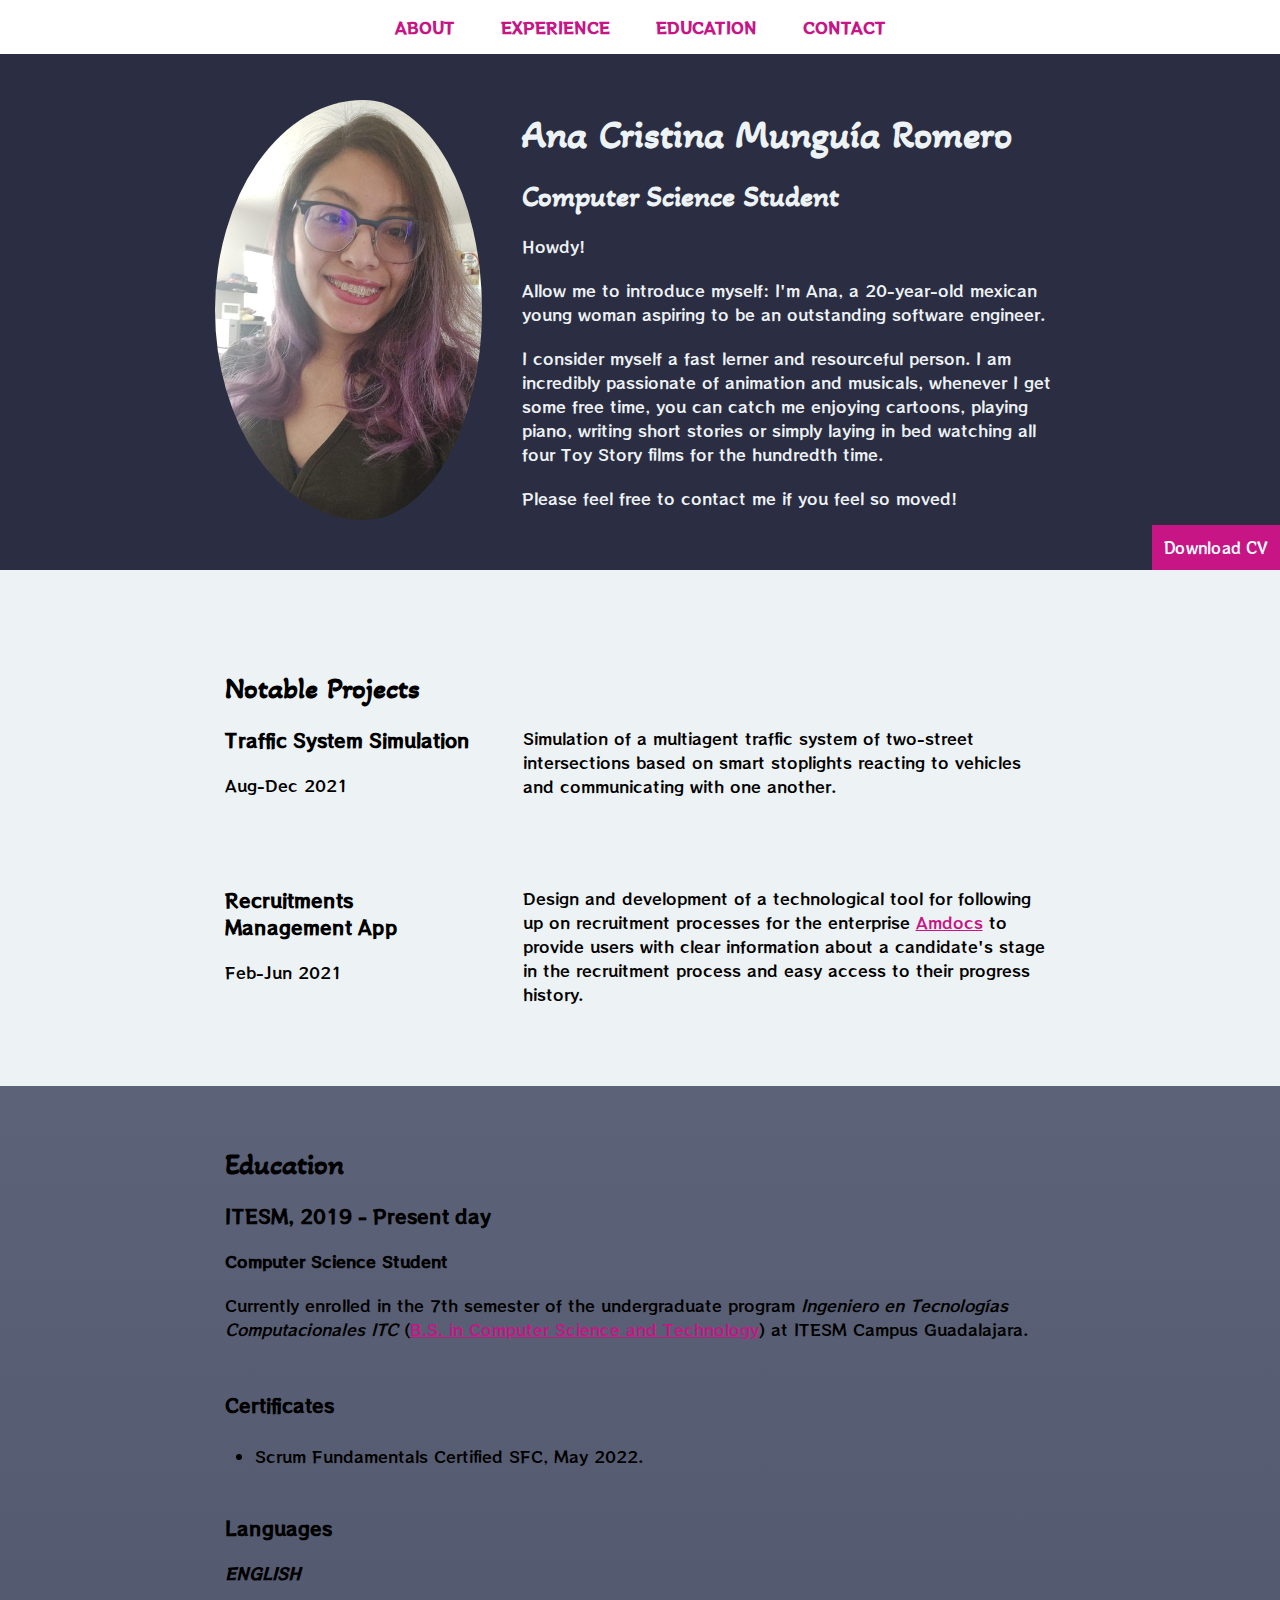
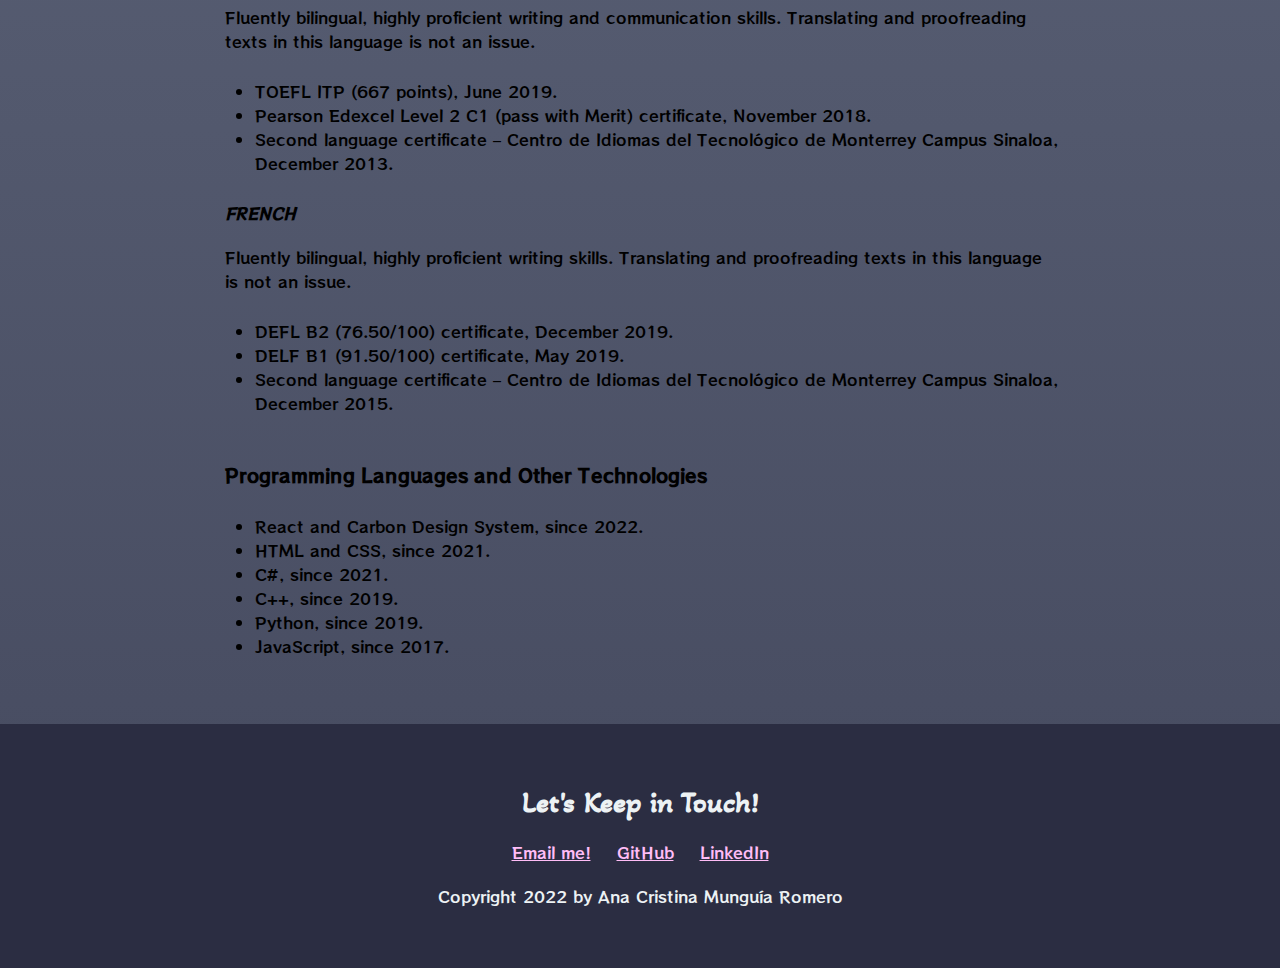
<file: index.html>
<!DOCTYPE html>
<html lang="en">
<script src="scripts/button_func.js"></script>
<head>
    <meta charset="UTF-8">
    <meta name="viewport" content="width=device-width, initial-scale=1.0">
    <title>Ana Cristina Munguía Romero | Resume</title>
    <link rel="stylesheet" href="css/styles.css">
    <link rel="preconnect" href="https://fonts.gstatic.com">
    <link href="https://fonts.googleapis.com/css2?family=RocknRoll+One&display=swap" rel="stylesheet">
    <link rel="preconnect" href="https://fonts.gstatic.com">
    <link href="https://fonts.googleapis.com/css2?family=Akaya+Telivigala&display=swap" rel="stylesheet">
</head>
<body>
    <!-- // Intro -->
    <header id="about">
        <nav>
            <a href="#about">About</a>
            <a href="#work">Experience</a>
            <a href="#education">Education</a>
            <a href="#contact">Contact</a>
        </nav>
        <div class="content-wrap header">
        <img src="images/profile_pic.jpeg" alt="Ana Cristina Munguía Romero" class="profile-img column-narrow">
        <div class="column-wide">
        <h1>Ana Cristina Munguía Romero</h1>
        <h2>Computer Science Student</h2>
        <p>Howdy!</p>
        <p>Allow me to introduce myself: I'm Ana, a 20-year-old mexican young woman aspiring to be an outstanding software engineer.</p>
        <p>I consider myself a fast lerner and resourceful person. I am incredibly passionate of animation and musicals, whenever I get some free time, you can catch me enjoying cartoons, playing piano, writing short stories or simply laying in bed watching all four Toy Story films for the hundredth time.</p>
        <p>Please feel free to contact me if you feel so moved!</p>
        </div>
        <button class="button download" onClick="downloadFile('assets/CV_AnaCristinaMungu%C3%ADaRomero_200822.pdf', 'AnaCristinaCV.pdf')">Download CV</button></div>
    </header>    
    
    <main>
        <!-- // Work Experience -->
        <section class="work" id="work">
            <div class="content-wrap">
            <h2>Notable Projects</h2>

            <!-- Job Details: copy this whole block to add more jobs -->
            <div class="column-narrow">
            <h3>Traffic System Simulation</h3>
            <p>Aug-Dec 2021</p>
            </div>
                
            <div class="column-wide job-description">
            <p>Simulation of a multiagent traffic system of two-street intersections based on smart stoplights reacting to vehicles and communicating with one another.</p>
            </div>
            
            <div class="column-narrow">
            <h3>Recruitments Management App</h3>
            <p>Feb-Jun 2021</p>
            </div>
                
            <div class="column-wide job-description">
            <p>Design and development of a technological tool for following up on recruitment processes for the enterprise <a href="https://www.amdocs.com/" target="_blank">Amdocs</a> to provide users with clear information about a candidate's stage in the recruitment process and easy access to their progress history.</p>
            </div>
            <!-- end of Job Details block. -->
            </div>   
        </section>


        <!-- // Education -->
        <section class="education" id="education">
            <div class="content-wrap">
            <h2>Education</h2>

            <!-- School details: copy this whole block to add more schools. -->
            <h3>ITESM, 2019 - Present day</h3>
            <p><b>Computer Science Student</b></p>
            
            <!-- Add as many paragraphs as you need. -->
            <p>Currently enrolled in the 7th semester of the undergraduate program <i>Ingeniero en Tecnologías Computacionales ITC</i> (<a href="https://tec.mx/en/computer-science-and-information-technologies/bs-in-computer-science-and-technology" target="_blank">B.S. in Computer Science and Technology</a>) at ITESM Campus Guadalajara.</p>
            <!-- End of school details. -->
                
            <!-- School details: copy this whole block to add more schools. -->
            <h3>Certificates</h3>
            <ul>
                <li>Scrum Fundamentals Certified SFC, May 2022.</li>
            </ul>
            <p></p>
            
            <h3>Languages</h3>
            <p><b><i>ENGLISH</i></b></p>
            
            <p>Fluently bilingual, highly proficient writing and communication skills. Translating and proofreading texts in this language is not an issue.</p>
            <ul>
                <li>TOEFL ITP (667 points), June 2019.</li>
                <li>Pearson Edexcel Level 2 C1 (pass with Merit) certificate, November 2018.</li>
                <li>Second language certificate – Centro de Idiomas del Tecnológico de Monterrey Campus Sinaloa, December 2013.</li>
            </ul>
            
            <p><b><i>FRENCH</i></b></p>
            
            <p>Fluently bilingual, highly proficient writing skills. Translating and proofreading texts in this language is not an issue.</p>
            <ul>
                <li>DEFL B2 (76.50/100) certificate, December 2019.</li>
                <li>DELF B1 (91.50/100) certificate, May 2019.</li>
                <li>Second language certificate – Centro de Idiomas del Tecnológico de Monterrey Campus Sinaloa, December 2015.</li>
            </ul>
            <p></p>
                
            <h3>Programming Languages and Other Technologies</h3>
            <ul>
                <li>React and Carbon Design System, since 2022.</li>
                <li>HTML and CSS, since 2021.</li>
                <li>C#, since 2021.</li>
                <li>C++, since 2019.</li>
                <li>Python, since 2019.</li>
                <li>JavaScript, since 2017.</li>
            </ul>
            </div>
        </section>
    </main>
    
    <!-- // Footer & contact info -->
    <footer id="contact">
        <div class="content-wrap">
        <h2>Let's Keep in Touch!</h2>
        
        <!-- Social media and contact links. Add or remove any networks. -->
        <div class="contact-info">
            <a href="mailto:anacristina.munguia@gmail.com">Email me!</a>
            <a href="https://github.com/ACMR1009" target="_blank">GitHub</a>
            <a href="https://www.linkedin.com/in/ana-cristina-mungu%C3%ADa-romero-2618541b7/" target="_blank">LinkedIn</a>
        </div>

        <p>Copyright 2022 by Ana Cristina Munguía Romero</p>
        </div>
    </footer>
</body>
</html>
</file>
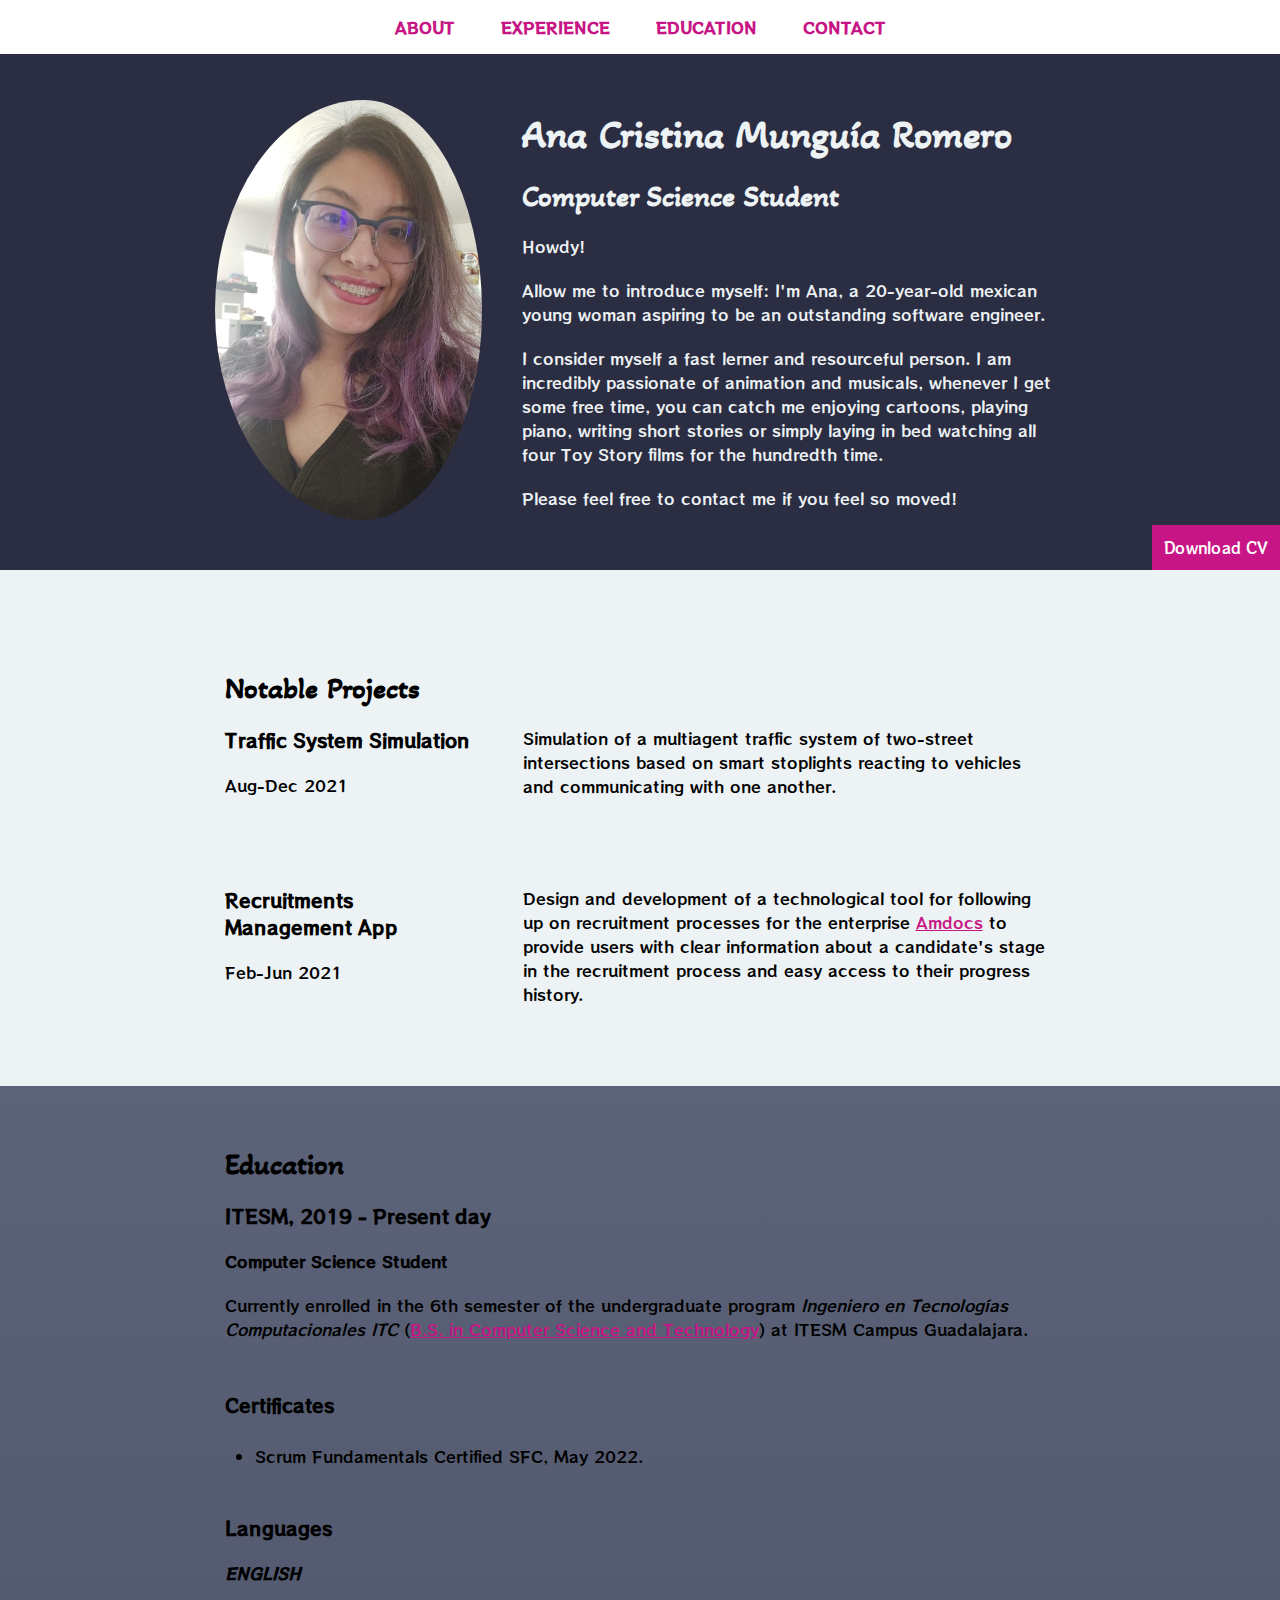
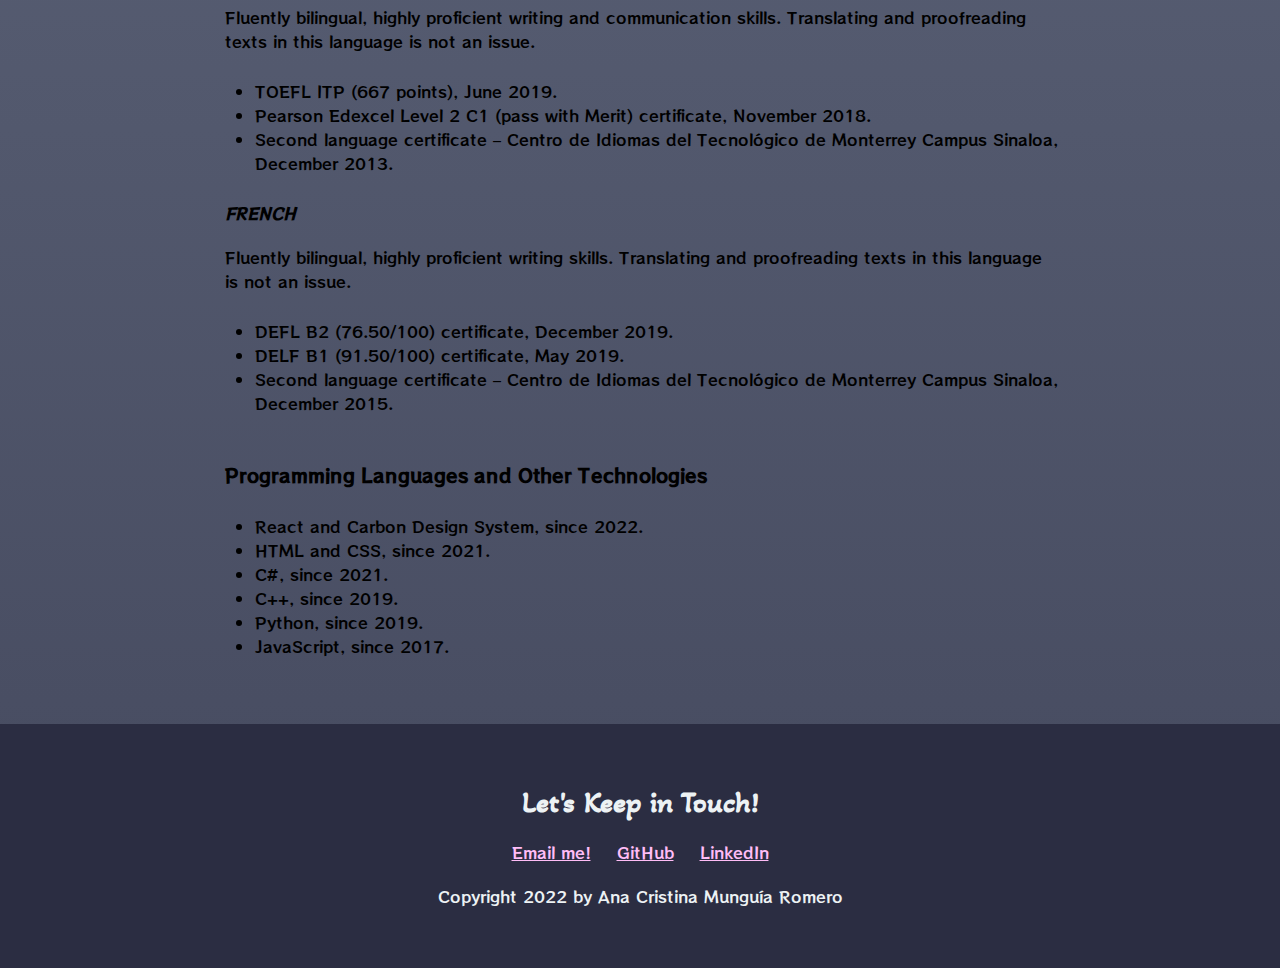
<file: 3_index.html>
<!DOCTYPE html>
<html lang="en">
<script src="scripts/button_func.js"></script>
<head>
    <meta charset="UTF-8">
    <meta name="viewport" content="width=device-width, initial-scale=1.0">
    <title>Ana Cristina Munguía Romero | Resume</title>
    <link rel="stylesheet" href="css/styles.css">
    <link rel="preconnect" href="https://fonts.gstatic.com">
    <link href="https://fonts.googleapis.com/css2?family=RocknRoll+One&display=swap" rel="stylesheet">
    <link rel="preconnect" href="https://fonts.gstatic.com">
    <link href="https://fonts.googleapis.com/css2?family=Akaya+Telivigala&display=swap" rel="stylesheet">
</head>
<body>
    <!-- // Intro -->
    <header id="about">
        <nav>
            <a href="#about">About</a>
            <a href="#work">Experience</a>
            <a href="#education">Education</a>
            <a href="#contact">Contact</a>
        </nav>
        <div class="content-wrap header">
        <img src="images/profile_pic.jpeg" alt="Ana Cristina Munguía Romero" class="profile-img column-narrow">
        <div class="column-wide">
        <h1>Ana Cristina Munguía Romero</h1>
        <h2>Computer Science Student</h2>
        <p>Howdy!</p>
        <p>Allow me to introduce myself: I'm Ana, a 20-year-old mexican young woman aspiring to be an outstanding software engineer.</p>
        <p>I consider myself a fast lerner and resourceful person. I am incredibly passionate of animation and musicals, whenever I get some free time, you can catch me enjoying cartoons, playing piano, writing short stories or simply laying in bed watching all four Toy Story films for the hundredth time.</p>
        <p>Please feel free to contact me if you feel so moved!</p>
        </div>
        <button class="button download" onClick="downloadFile('assets/CV_Ana%20Cristina%20Mungu%C3%ADa%20Romero_090622%20(english).pdf', 'AnaCristinaCV.pdf')">Download CV</button></div>
    </header>    
    
    <main>
        <!-- // Work Experience -->
        <section class="work" id="work">
            <div class="content-wrap">
            <h2>Notable Projects</h2>

            <!-- Job Details: copy this whole block to add more jobs -->
            <div class="column-narrow">
            <h3>Traffic System Simulation</h3>
            <p>Aug-Dec 2021</p>
            </div>
                
            <div class="column-wide job-description">
            <p>Simulation of a multiagent traffic system of two-street intersections based on smart stoplights reacting to vehicles and communicating with one another.</p>
            </div>
            
            <div class="column-narrow">
            <h3>Recruitments Management App</h3>
            <p>Feb-Jun 2021</p>
            </div>
                
            <div class="column-wide job-description">
            <p>Design and development of a technological tool for following up on recruitment processes for the enterprise <a href="https://www.amdocs.com/" target="_blank">Amdocs</a> to provide users with clear information about a candidate's stage in the recruitment process and easy access to their progress history.</p>
            </div>
            <!-- end of Job Details block. -->
            </div>   
        </section>


        <!-- // Education -->
        <section class="education" id="education">
            <div class="content-wrap">
            <h2>Education</h2>

            <!-- School details: copy this whole block to add more schools. -->
            <h3>ITESM, 2019 - Present day</h3>
            <p><b>Computer Science Student</b></p>
            
            <!-- Add as many paragraphs as you need. -->
            <p>Currently enrolled in the 6th semester of the undergraduate program <i>Ingeniero en Tecnologías Computacionales ITC</i> (<a href="https://tec.mx/en/computer-science-and-information-technologies/bs-in-computer-science-and-technology" target="_blank">B.S. in Computer Science and Technology</a>) at ITESM Campus Guadalajara.</p>
            <!-- End of school details. -->
                
            <!-- School details: copy this whole block to add more schools. -->
            <h3>Certificates</h3>
            <ul>
                <li>Scrum Fundamentals Certified SFC, May 2022.</li>
            </ul>
            <p></p>
            
            <h3>Languages</h3>
            <p><b><i>ENGLISH</i></b></p>
            
            <p>Fluently bilingual, highly proficient writing and communication skills. Translating and proofreading texts in this language is not an issue.</p>
            <ul>
                <li>TOEFL ITP (667 points), June 2019.</li>
                <li>Pearson Edexcel Level 2 C1 (pass with Merit) certificate, November 2018.</li>
                <li>Second language certificate – Centro de Idiomas del Tecnológico de Monterrey Campus Sinaloa, December 2013.</li>
            </ul>
            
            <p><b><i>FRENCH</i></b></p>
            
            <p>Fluently bilingual, highly proficient writing skills. Translating and proofreading texts in this language is not an issue.</p>
            <ul>
                <li>DEFL B2 (76.50/100) certificate, December 2019.</li>
                <li>DELF B1 (91.50/100) certificate, May 2019.</li>
                <li>Second language certificate – Centro de Idiomas del Tecnológico de Monterrey Campus Sinaloa, December 2015.</li>
            </ul>
            <p></p>
                
            <h3>Programming Languages and Other Technologies</h3>
            <ul>
                <li>React and Carbon Design System, since 2022.</li>
                <li>HTML and CSS, since 2021.</li>
                <li>C#, since 2021.</li>
                <li>C++, since 2019.</li>
                <li>Python, since 2019.</li>
                <li>JavaScript, since 2017.</li>
            </ul>
            </div>
        </section>
    </main>
    
    <!-- // Footer & contact info -->
    <footer id="contact">
        <div class="content-wrap">
        <h2>Let's Keep in Touch!</h2>
        
        <!-- Social media and contact links. Add or remove any networks. -->
        <div class="contact-info">
            <a href="mailto:anacristina.munguia@gmail.com">Email me!</a>
            <a href="https://github.com/ACMR1009" target="_blank">GitHub</a>
            <a href="https://www.linkedin.com/in/ana-cristina-mungu%C3%ADa-romero-2618541b7/" target="_blank">LinkedIn</a>
        </div>

        <p>Copyright 2022 by Ana Cristina Munguía Romero</p>
        </div>
    </footer>
</body>
</html>
</file>
<file: css/styles.css>
/*Global Syles
-----------------------------------------------------*/
/*The Box Model Fit*/
html {
    box-sizing: border-box;
    background-color: #2B2D42;
}

*, *:before, *:after{
    box-sizing: inherit;
}

body {
    font-family: 'RocknRoll One', sans-serif;
    margin: 0;
}

a {
    color: mediumvioletred;
}

a:hover {
    text-decoration: none;
}

h1, h2 {
    font-family: 'Akaya Telivigala', cursive;
}

h1 {
    font-size: 40px;
}

h2 {
    font-size: 30px;
    margin: 0;
}

h1, h2, h3, p {
    margin: 0;
    padding: 10px;
}

.content-wrap{
    max-width: 950px;
    margin: 0 auto;
    padding: 50px;
    overflow: auto;
}

.column-narrow{
    width: 35%;
    float: left;
    padding-right: 30px;
    min-height: 160px;
}

.column-wide{
    width: 65%;
    float: left;
    min-height: 160px;
}

.uppercase{
    text-transform: uppercase;
}

.center {
    float: left;
    margin-left: 25%;
    margin-right: 25%;
}

/*Header & Footer Styles
-----------------------------------------------------*/
header, footer {
    background: #2B2D42;
    color: #EDF2F4;
    margin: 0;
}

header {
    position: relative;
}

.header {
    padding-top: 100px;
}

.profile-img{
    border-radius: 50%;
    height: 420px;
    width: auto;
}

header h1, header h2 {
    color: #EDF2F4;
    margin: 0;
}

footer {
    text-align: center;
}

.contact-info a {
    padding: 10px;
    display: inline-block;
    color: #FFBDF7;
}

.button {
    background: #EF233C;
    color: white;
    text-decoration: none;
    padding: 12px;
    display: inline-block;
    font-family: 'RocknRoll One', sans-serif;
    font-size: 15px;
    border: none;
}

.download {
    position: absolute;
    bottom: 0;
    right: 0;
    background-color: mediumvioletred;
}

.download:hover {
    background-color: darkmagenta;
    
}

/*Navigation
-----------------------------------------------------*/
nav {
    text-align: center;
    background: white;
    position: fixed;
    z-index: 1;
    width: 100%;
}

nav a {
    display: inline-block;
    padding: 15px 20px;
    text-decoration: none;
    text-transform: uppercase;
    font-weight: 700;
}

/*Work Experience
-----------------------------------------------------*/
.work {
    background: #EDF2F4;
    padding-top: 40px;
}

h3 ~ p {
    margin: 0;
}

.job-description p:first-of-type {
    margin-top: 0;
}

/*Education
-----------------------------------------------------*/
.education {
    background: linear-gradient(rgba(141, 153, 174, 0.5), rgba(141, 153, 174, 0.3)), url(../images/clouds.png) no-repeat fixed;
    background-size: cover;
}

.education p:nth-child(4) {
    margin-bottom: 30px;
}
</file>
